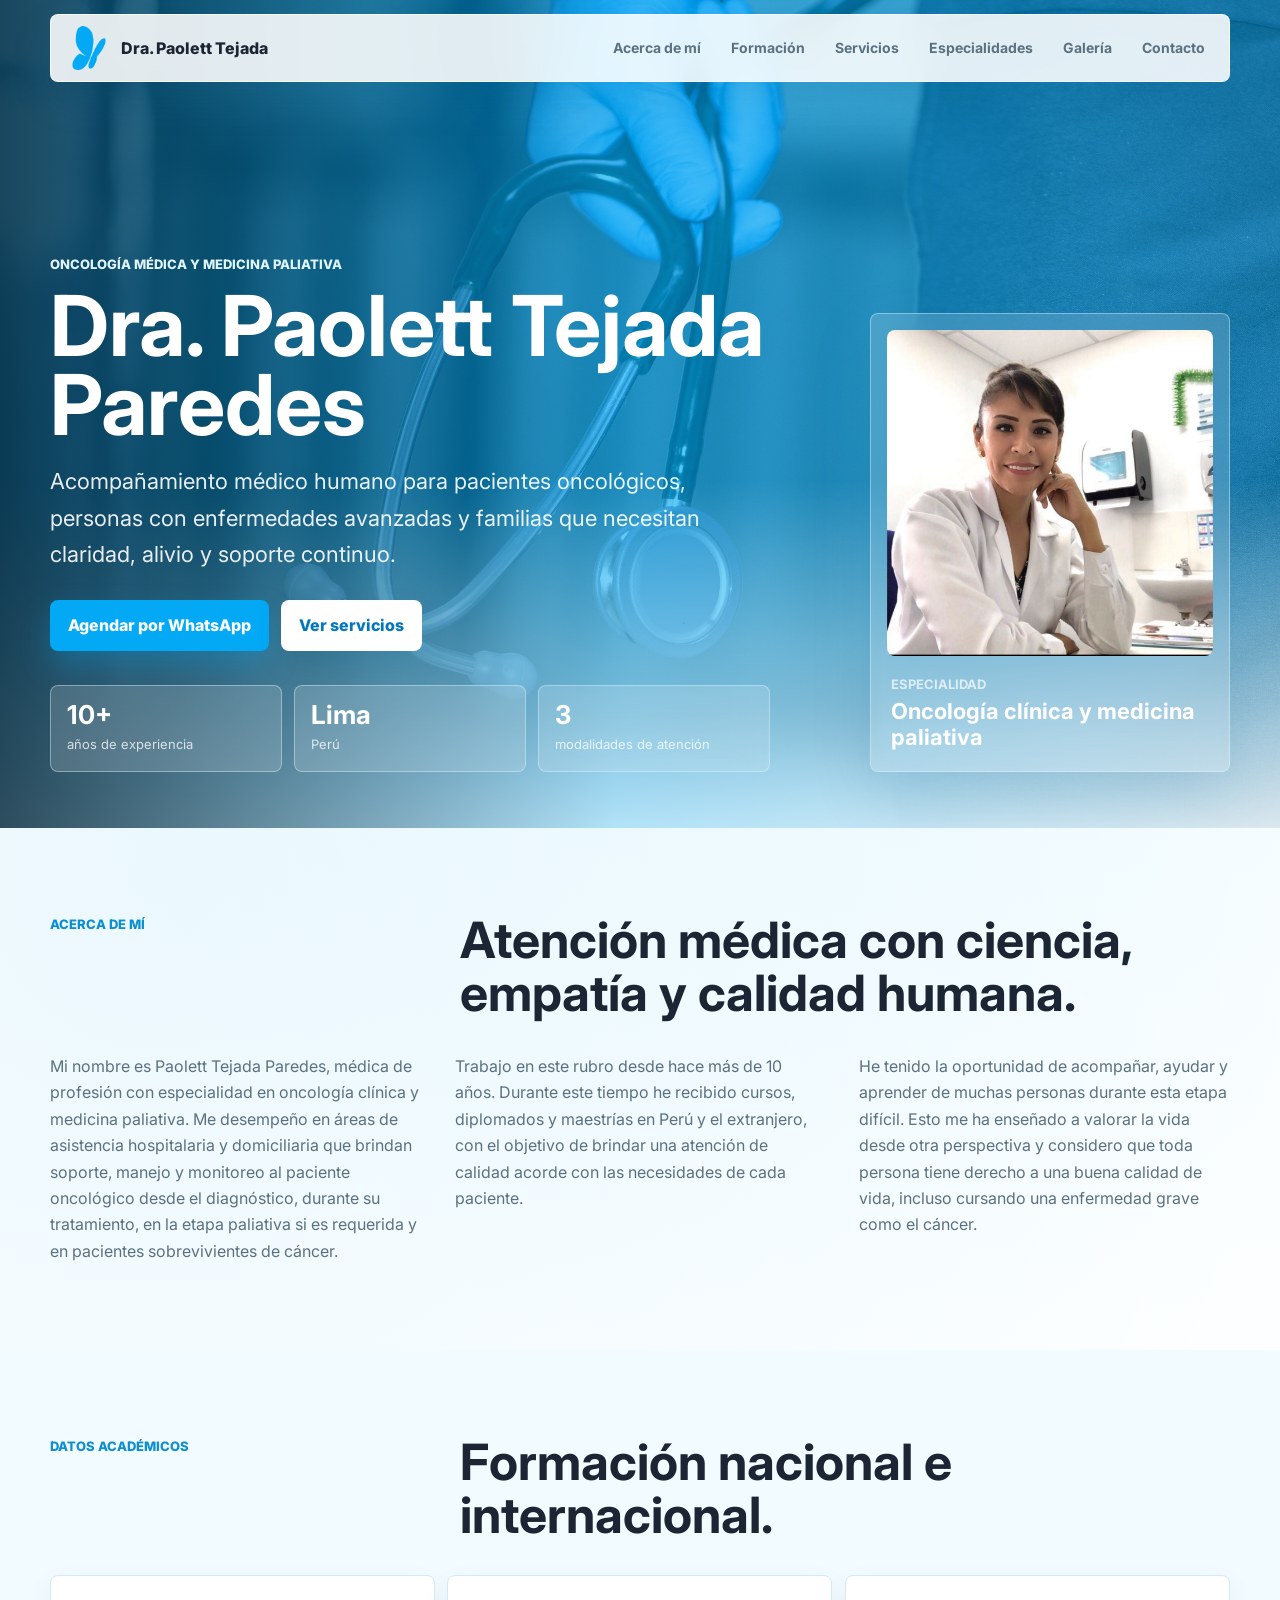
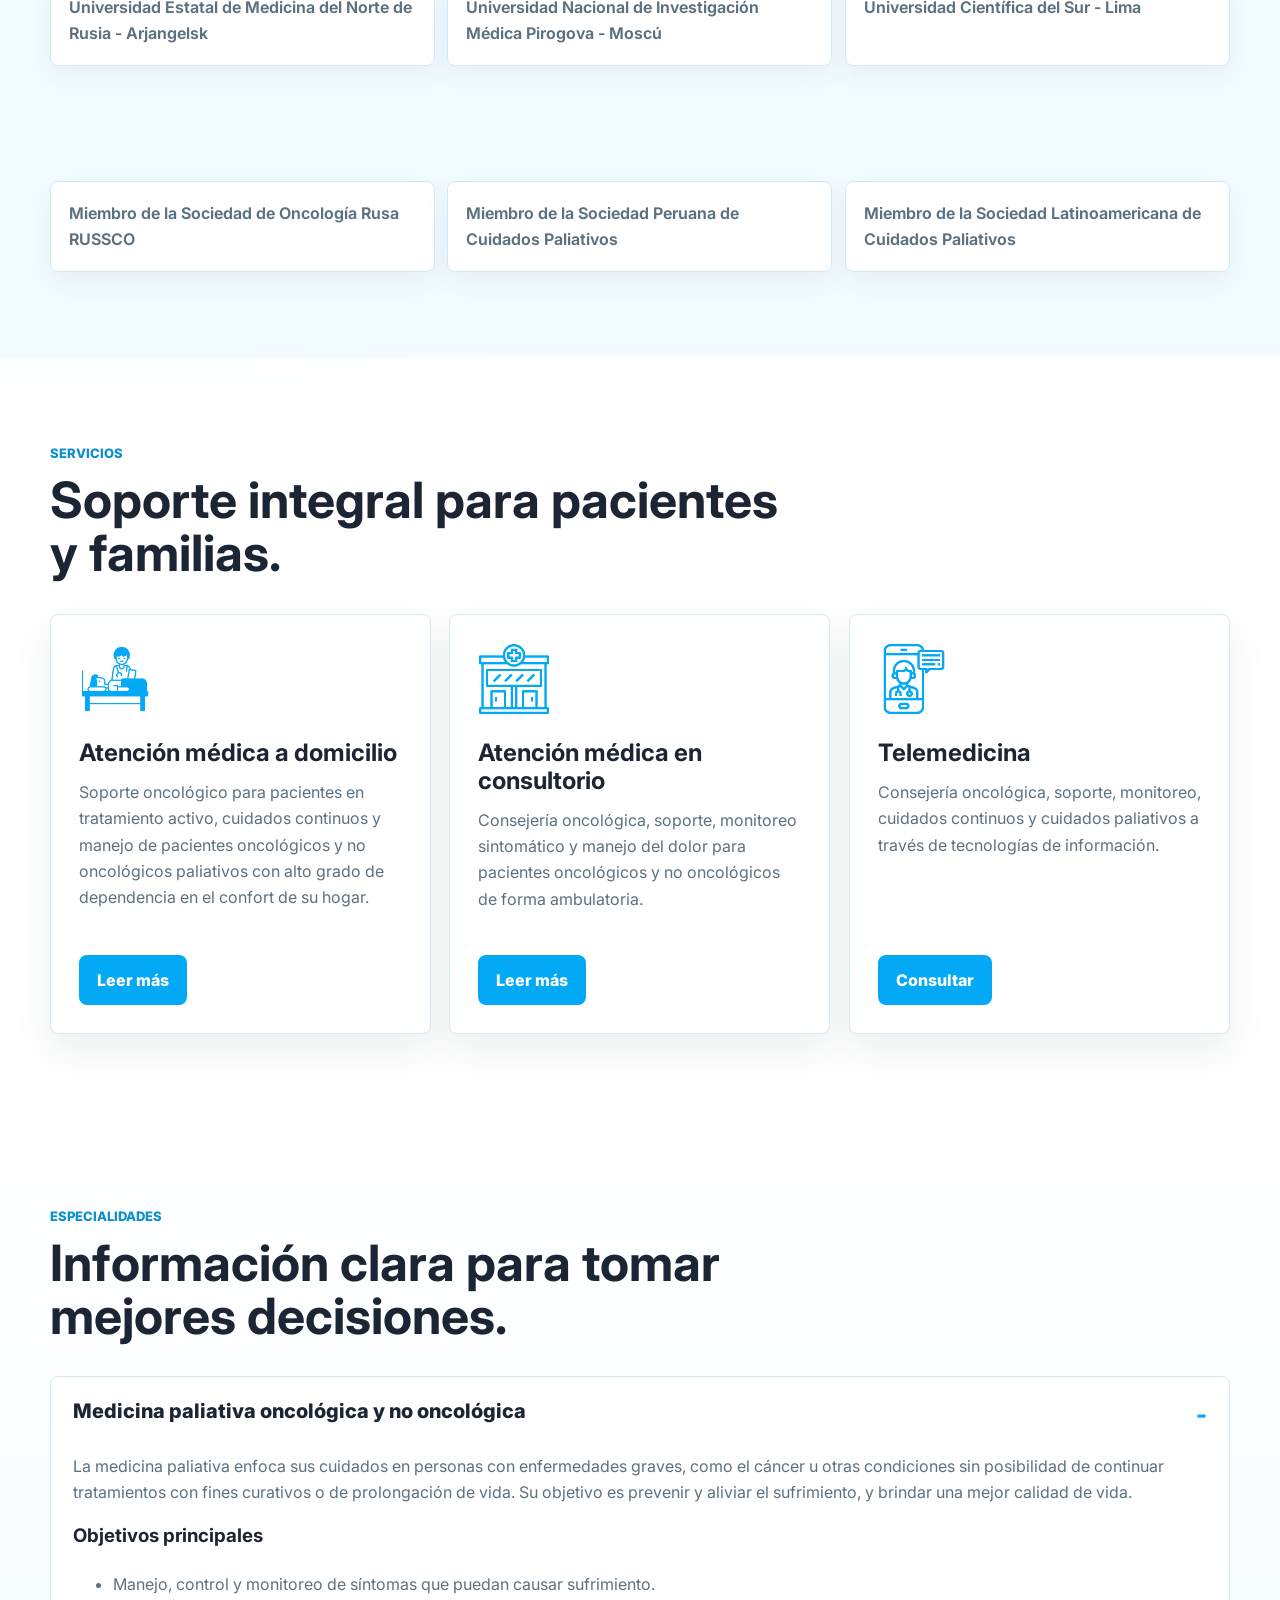
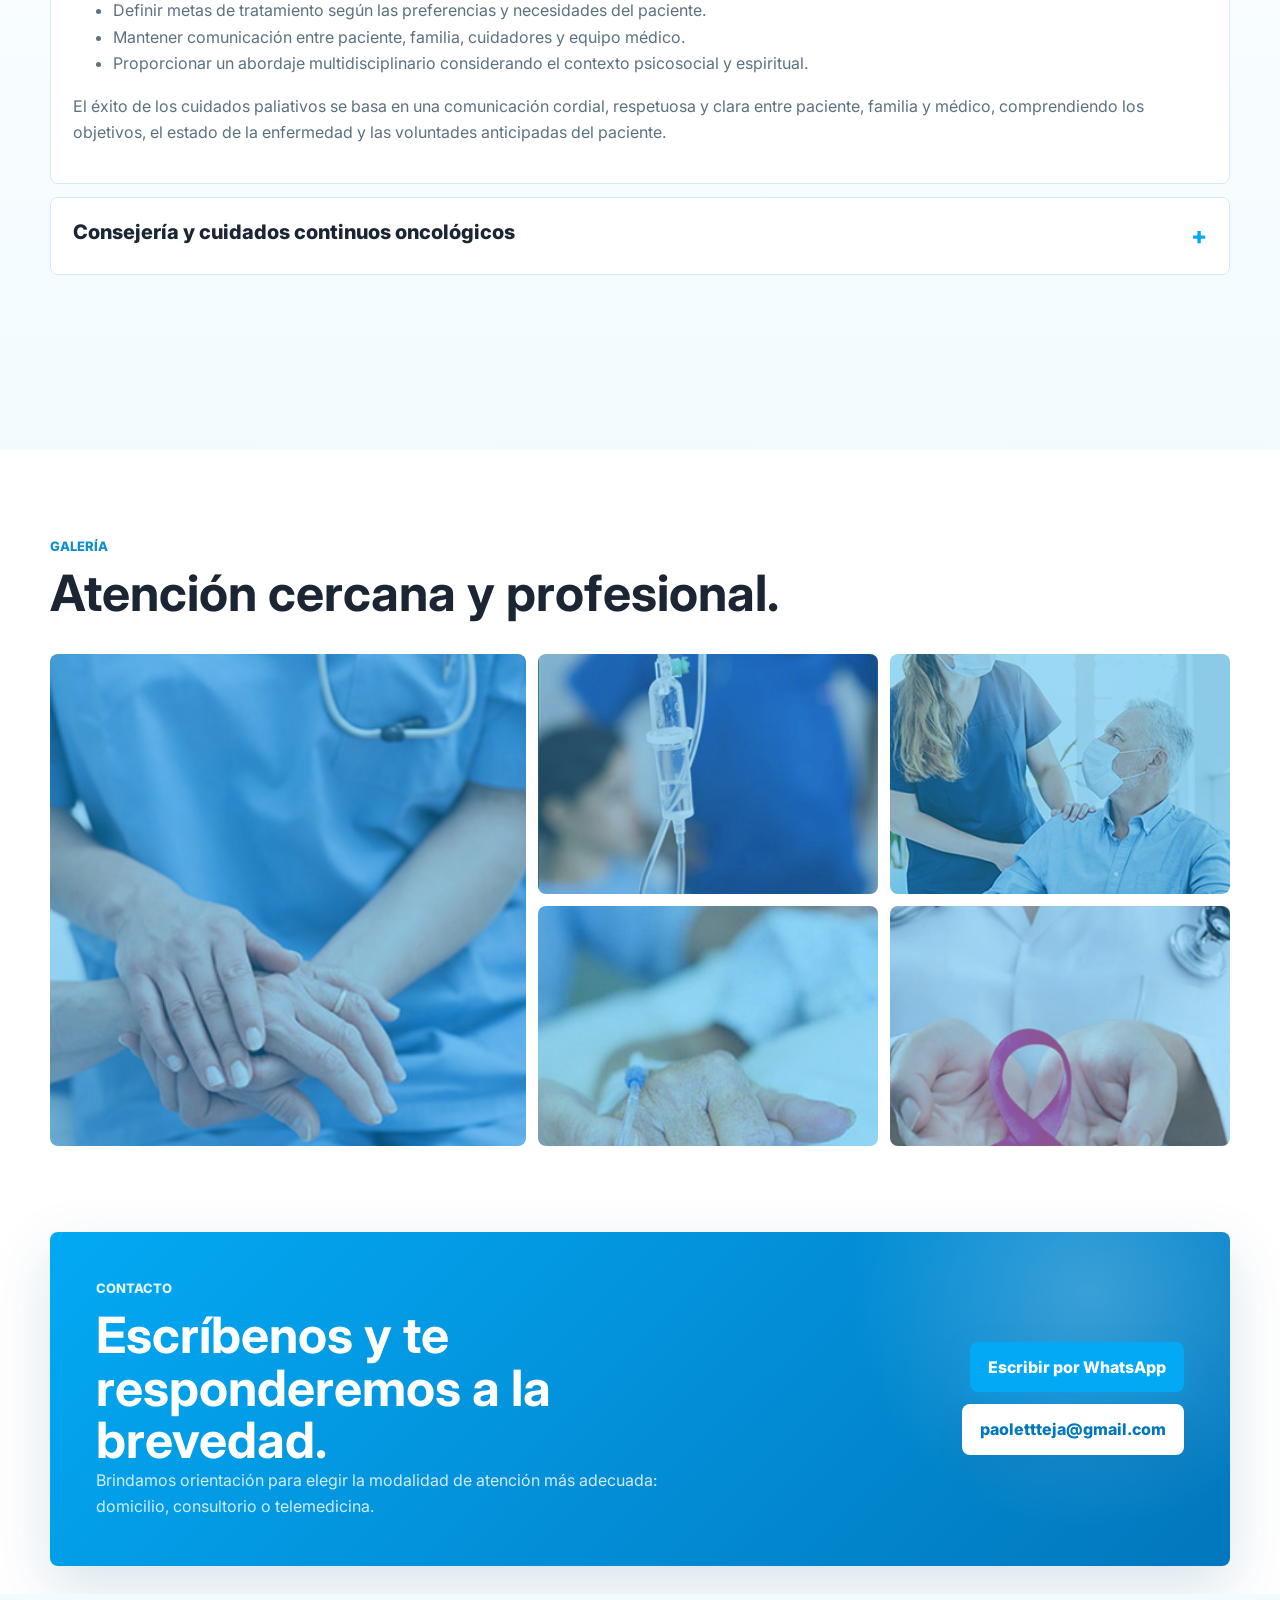
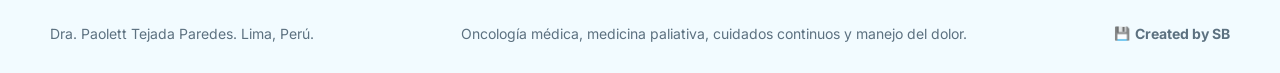
<file: index.html>
<!DOCTYPE html>
<html lang="es">
<head>
  <meta charset="UTF-8">
  <meta name="viewport" content="width=device-width, initial-scale=1.0">
  <meta name="description" content="Dra. Paolett Tejada Paredes, oncología médica, medicina paliativa, cuidados continuos y manejo del dolor en Lima, Perú.">
  <meta name="keywords" content="oncología, medicina paliativa, cuidados paliativos, manejo del dolor, Lima, Perú">
  <meta name="author" content="Dra. Paolett Tejada Paredes">
  <title>Dra. Paolett Tejada Paredes | Oncología y Medicina Paliativa</title>
  <link rel="shortcut icon" href="img/favicon.png" type="image/png">
  <link rel="preconnect" href="https://fonts.googleapis.com">
  <link rel="preconnect" href="https://fonts.gstatic.com" crossorigin>
  <link href="https://fonts.googleapis.com/css2?family=Inter:wght@400;500;600;700;800&display=swap" rel="stylesheet">
  <link rel="stylesheet" href="css/style.css">
</head>
<body class="loading">
  <div class="page-loader" data-loader aria-label="Cargando página">
    <div class="loader-mark">
      <span></span>
      <span></span>
      <span></span>
    </div>
    <p>Dra. Paolett Tejada Paredes</p>
  </div>

  <header class="site-header" data-header>
    <a class="brand" href="#inicio" aria-label="Ir al inicio">
      <img src="img/logo.png" alt="Logo de la doctora">
      <span>Dra. Paolett Tejada</span>
    </a>
    <button class="nav-toggle" type="button" aria-label="Abrir menú" aria-expanded="false" data-nav-toggle>
      <span></span>
      <span></span>
      <span></span>
    </button>
    <nav class="site-nav" data-nav>
      <a href="#acerca">Acerca de mí</a>
      <a href="#formacion">Formación</a>
      <a href="#servicios">Servicios</a>
      <a href="#especialidades">Especialidades</a>
      <a href="#galeria">Galería</a>
      <a href="#contacto">Contacto</a>
    </nav>
  </header>

  <main>
    <section class="hero" id="inicio">
      <div class="hero-media" aria-hidden="true">
        <img src="img/banner1.jpg" alt="">
      </div>
      <div class="hero-content">
        <p class="eyebrow">Oncología médica y medicina paliativa</p>
        <h1>Dra. Paolett Tejada Paredes</h1>
        <p class="hero-copy">Acompañamiento médico humano para pacientes oncológicos, personas con enfermedades avanzadas y familias que necesitan claridad, alivio y soporte continuo.</p>
        <div class="hero-actions">
          <a class="button primary" href="https://wa.me/51971100565?text=Hola%20Dra.%20Paolett%2C%20quisiera%20informaci%C3%B3n%20sobre%20una%20consulta." target="_blank" rel="noopener">Agendar por WhatsApp</a>
          <a class="button secondary" href="#servicios">Ver servicios</a>
        </div>
        <div class="hero-stats" aria-label="Resumen profesional">
          <div>
            <strong>10+</strong>
            <span>años de experiencia</span>
          </div>
          <div>
            <strong>Lima</strong>
            <span>Perú</span>
          </div>
          <div>
            <strong>3</strong>
            <span>modalidades de atención</span>
          </div>
        </div>
      </div>
      <aside class="doctor-card" aria-label="Perfil de la doctora">
        <img src="img/sb.jpeg" alt="Dra. Paolett Tejada Paredes">
        <div>
          <p>Especialidad</p>
          <h2>Oncología clínica y medicina paliativa</h2>
        </div>
      </aside>
    </section>

    <section class="section intro" id="acerca">
      <div class="section-heading">
        <p class="eyebrow">Acerca de mí</p>
        <h2>Atención médica con ciencia, empatía y calidad humana.</h2>
      </div>
      <div class="text-columns">
        <p>Mi nombre es Paolett Tejada Paredes, médica de profesión con especialidad en oncología clínica y medicina paliativa. Me desempeño en áreas de asistencia hospitalaria y domiciliaria que brindan soporte, manejo y monitoreo al paciente oncológico desde el diagnóstico, durante su tratamiento, en la etapa paliativa si es requerida y en pacientes sobrevivientes de cáncer.</p>
        <p>Trabajo en este rubro desde hace más de 10 años. Durante este tiempo he recibido cursos, diplomados y maestrías en Perú y el extranjero, con el objetivo de brindar una atención de calidad acorde con las necesidades de cada paciente.</p>
        <p>He tenido la oportunidad de acompañar, ayudar y aprender de muchas personas durante esta etapa difícil. Esto me ha enseñado a valorar la vida desde otra perspectiva y considero que toda persona tiene derecho a una buena calidad de vida, incluso cursando una enfermedad grave como el cáncer.</p>
      </div>
    </section>

    <section class="section split" id="formacion">
      <div class="section-heading">
        <p class="eyebrow">Datos académicos</p>
        <h2>Formación nacional e internacional.</h2>
      </div>
      <div class="timeline">
        <div>Universidad Estatal de Medicina del Norte de Rusia - Arjangelsk</div>
        <div>Universidad Nacional de Investigación Médica Pirogova - Moscú</div>
        <div>Universidad Científica del Sur - Lima</div>
        <div>Universidad Rey Juan Carlos - Madrid</div>
        <div>Rotaciones externas en Polonia y México</div>
        <div>Múltiples cursos y congresos como asistente y ponente</div>
        <div>Miembro de la Sociedad de Oncología Rusa RUSSCO</div>
        <div>Miembro de la Sociedad Peruana de Cuidados Paliativos</div>
        <div>Miembro de la Sociedad Latinoamericana de Cuidados Paliativos</div>
      </div>
    </section>

    <section class="section" id="servicios">
      <div class="section-heading compact">
        <p class="eyebrow">Servicios</p>
        <h2>Soporte integral para pacientes y familias.</h2>
      </div>
      <div class="service-grid">
        <article class="service-card">
          <img src="img/poliv.png" alt="">
          <h3>Atención médica a domicilio</h3>
          <p>Soporte oncológico para pacientes en tratamiento activo, cuidados continuos y manejo de pacientes oncológicos y no oncológicos paliativos con alto grado de dependencia en el confort de su hogar.</p>
          <button type="button" data-dialog="domicilio">Leer más</button>
        </article>
        <article class="service-card">
          <img src="img/svet.png" alt="">
          <h3>Atención médica en consultorio</h3>
          <p>Consejería oncológica, soporte, monitoreo sintomático y manejo del dolor para pacientes oncológicos y no oncológicos de forma ambulatoria.</p>
          <button type="button" data-dialog="consultorio">Leer más</button>
        </article>
        <article class="service-card">
          <img src="img/kamera.png" alt="">
          <h3>Telemedicina</h3>
          <p>Consejería oncológica, soporte, monitoreo, cuidados continuos y cuidados paliativos a través de tecnologías de información.</p>
          <a href="https://wa.me/51971100565?text=Hola%2C%20quisiera%20consultar%20por%20telemedicina." target="_blank" rel="noopener">Consultar</a>
        </article>
      </div>
    </section>

    <section class="section specialty-section" id="especialidades">
      <div class="section-heading compact">
        <p class="eyebrow">Especialidades</p>
        <h2>Información clara para tomar mejores decisiones.</h2>
      </div>
      <div class="accordion" data-accordion>
        <article class="accordion-item open">
          <button type="button" aria-expanded="true">Medicina paliativa oncológica y no oncológica</button>
          <div class="accordion-panel">
            <p>La medicina paliativa enfoca sus cuidados en personas con enfermedades graves, como el cáncer u otras condiciones sin posibilidad de continuar tratamientos con fines curativos o de prolongación de vida. Su objetivo es prevenir y aliviar el sufrimiento, y brindar una mejor calidad de vida.</p>
            <h3>Objetivos principales</h3>
            <ul>
              <li>Manejo, control y monitoreo de síntomas que puedan causar sufrimiento.</li>
              <li>Definir metas de tratamiento según las preferencias y necesidades del paciente.</li>
              <li>Mantener comunicación entre paciente, familia, cuidadores y equipo médico.</li>
              <li>Proporcionar un abordaje multidisciplinario considerando el contexto psicosocial y espiritual.</li>
            </ul>
            <p>El éxito de los cuidados paliativos se basa en una comunicación cordial, respetuosa y clara entre paciente, familia y médico, comprendiendo los objetivos, el estado de la enfermedad y las voluntades anticipadas del paciente.</p>
          </div>
        </article>
        <article class="accordion-item">
          <button type="button" aria-expanded="false">Consejería y cuidados continuos oncológicos</button>
          <div class="accordion-panel">
            <p>La comprensión de la enfermedad, sus etapas, severidad, pronóstico y opciones de tratamiento permite tomar decisiones acertadas y evitar medidas que prolonguen innecesariamente el sufrimiento o no tengan como objetivo el bienestar del paciente.</p>
            <p>Los cuidados continuos brindan soporte médico individual al paciente oncológico y a su familia para afrontar síntomas causados por la enfermedad, tratamientos y pruebas diagnósticas, con el fin de mejorar su salud y calidad de vida.</p>
            <p>La enfermedad oncológica también afecta emocionalmente. La consejería individual y los cuidados continuos ayudan a brindar apoyo emocional y práctico a quienes se ven afectados por el cáncer.</p>
          </div>
        </article>
        <article class="accordion-item">
          <button type="button" aria-expanded="false">Manejo del dolor</button>
          <div class="accordion-panel">
            <p>El manejo del dolor incluye medicamentos y terapias para tratar dolor asociado a cirugías, lesiones o enfermedades. El dolor puede afectar la salud física y emocional, generar depresión, insomnio y dificultad para retomar actividades diarias.</p>
            <p>Un buen control del dolor puede ayudar a descansar, sanar, mejorar el apetito, el sueño, la energía, el estado de ánimo y las relaciones. Un manejo adecuado mejora considerablemente la calidad de vida.</p>
          </div>
        </article>
      </div>
    </section>

    <section class="section gallery-section" id="galeria">
      <div class="section-heading compact">
        <p class="eyebrow">Galería</p>
        <h2>Atención cercana y profesional.</h2>
      </div>
      <div class="gallery">
        <img src="foto/foto1.jpg" alt="Galería profesional 1">
        <img src="foto/foto2.jpg" alt="Galería profesional 2">
        <img src="foto/foto3.jpg" alt="Galería profesional 3">
        <img src="foto/foto4.jpg" alt="Galería profesional 4">
        <img src="foto/foto5.jpg" alt="Galería profesional 5">
      </div>
    </section>

    <section class="contact-band" id="contacto">
      <div>
        <p class="eyebrow">Contacto</p>
        <h2>Escríbenos y te responderemos a la brevedad.</h2>
        <p>Brindamos orientación para elegir la modalidad de atención más adecuada: domicilio, consultorio o telemedicina.</p>
      </div>
      <div class="contact-actions">
        <a class="button primary" href="https://wa.me/51971100565?text=Hola%20Dra.%20Paolett%2C%20quisiera%20informaci%C3%B3n%20sobre%20una%20consulta." target="_blank" rel="noopener">Escribir por WhatsApp</a>
        <a class="button secondary" href="mailto:paolettteja@gmail.com">paolettteja@gmail.com</a>
      </div>
    </section>
  </main>

  <footer class="site-footer">
    <p>Dra. Paolett Tejada Paredes. Lima, Perú.</p>
    <p>Oncología médica, medicina paliativa, cuidados continuos y manejo del dolor.</p>
    <a class="creator-link" href="https://www.instagram.com/serbondar" target="_blank" rel="noopener">
      <span class="magic-icon" aria-hidden="true">💾</span>
      Created by SB
    </a>
  </footer>

  <dialog id="consultorio" class="modal">
    <button type="button" class="modal-close" data-close aria-label="Cerrar">x</button>
    <h2>Atención médica en consultorio</h2>
    <p>Consejería oncológica, soporte y monitoreo sintomático para pacientes en tratamiento oncológico activo, cuidados continuos y manejo del dolor para pacientes oncológicos y no oncológicos de forma ambulatoria. Se cuenta con acceso a consultorio y tópico de enfermería para cumplir requerimientos, intervenciones inmediatas y planificadas.</p>
  </dialog>

  <dialog id="domicilio" class="modal">
    <button type="button" class="modal-close" data-close aria-label="Cerrar">x</button>
    <h2>Atención médica a domicilio</h2>
    <p>Soporte oncológico para pacientes en tratamiento oncológico activo, cuidados continuos y manejo de pacientes oncológicos y no oncológicos paliativos con alto grado de dependencia en el confort de su hogar. Se brindan alcances para soporte multidisciplinario con enfermería, técnicos de enfermería, soporte psicológico y espiritual, liderados por la doctora, formando un plan individual para el paciente y su entorno.</p>
  </dialog>

  <script src="js/script.js"></script>
</body>
</html>
</file>
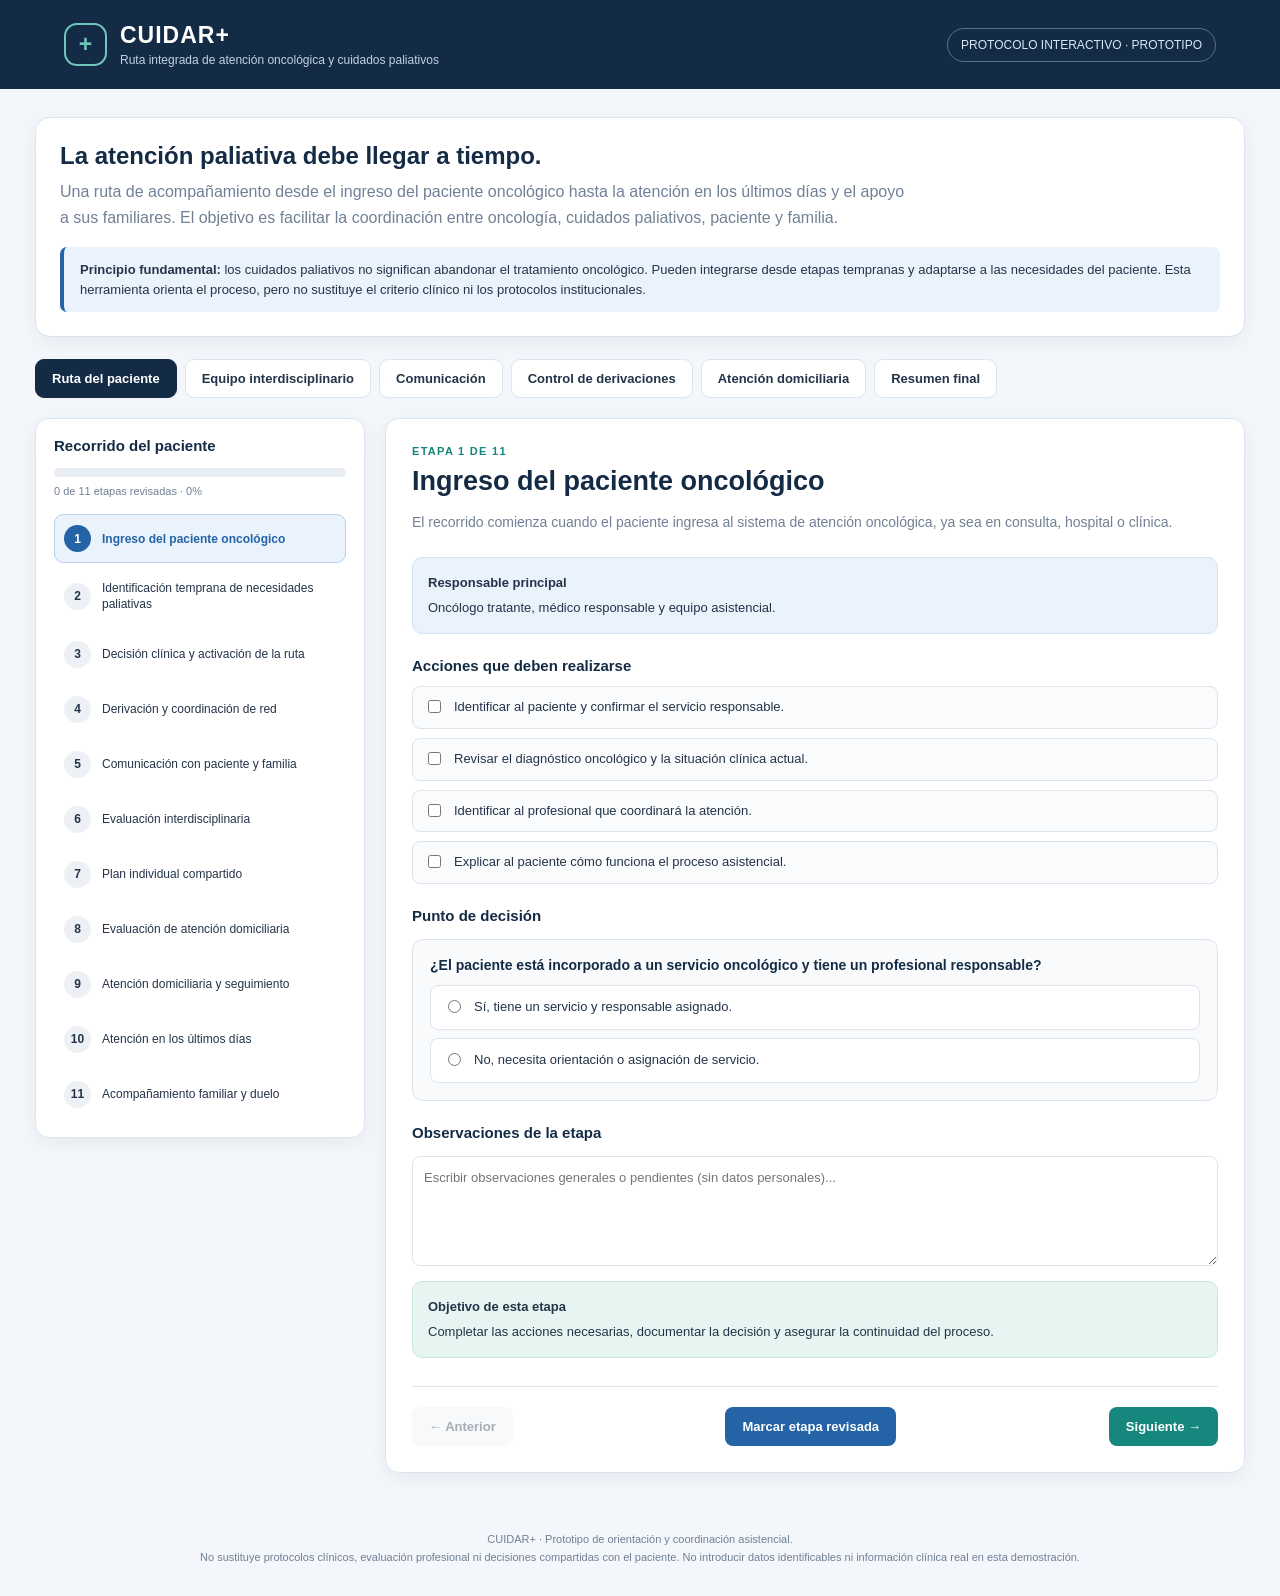
<file: flujo.html>
<!DOCTYPE html>
<html lang="es">
<head>
<meta charset="UTF-8">
<meta name="viewport" content="width=device-width, initial-scale=1.0">
<title>CUIDAR+ | Ruta Oncológica y Paliativa</title>

<style>
:root {
  --navy:#142b45;
  --blue:#2463a6;
  --blue-light:#eaf2fb;
  --teal:#16877d;
  --teal-light:#e7f5f2;
  --bg:#f3f6fa;
  --white:#fff;
  --text:#243449;
  --muted:#718096;
  --border:#dce4ed;
  --red:#b83e45;
  --red-light:#fff0f0;
  --yellow:#a66b12;
  --yellow-light:#fff6e5;
  --green:#25805b;
  --green-light:#e9f7ef;
  --shadow:0 5px 20px rgba(25,45,70,.06);
}

* {box-sizing:border-box}

body {
  margin:0;
  font-family:Arial,Helvetica,sans-serif;
  background:var(--bg);
  color:var(--text);
}

header {
  background:var(--navy);
  color:white;
  padding:22px 5%;
  display:flex;
  justify-content:space-between;
  align-items:center;
  gap:20px;
  flex-wrap:wrap;
}

.brand {
  display:flex;
  align-items:center;
  gap:13px;
}

.logo {
  width:43px;
  height:43px;
  border:2px solid #70c6bb;
  border-radius:13px;
  display:grid;
  place-items:center;
  font-size:23px;
  color:#70c6bb;
  font-weight:bold;
}

.brand h1 {
  margin:0;
  font-size:23px;
  letter-spacing:1px;
}

.brand p {
  margin:4px 0 0;
  font-size:12px;
  color:#c1d2e3;
}

.header-tag {
  font-size:12px;
  color:#d9e7f4;
  border:1px solid #55708d;
  padding:9px 13px;
  border-radius:20px;
}

.container {
  max-width:1250px;
  margin:28px auto;
  padding:0 20px;
}

.intro {
  background:white;
  border:1px solid var(--border);
  border-radius:15px;
  padding:24px;
  box-shadow:var(--shadow);
  margin-bottom:22px;
}

.intro h2 {
  margin:0 0 9px;
  color:var(--navy);
  font-size:24px;
}

.intro p {
  color:var(--muted);
  line-height:1.6;
  margin:0;
  max-width:850px;
}

.notice {
  background:var(--blue-light);
  border-left:4px solid var(--blue);
  padding:13px 16px;
  border-radius:7px;
  font-size:13px;
  line-height:1.5;
  margin-top:17px;
}

.tabs {
  display:flex;
  gap:8px;
  flex-wrap:wrap;
  margin:20px 0;
}

.tab {
  border:1px solid var(--border);
  background:white;
  padding:11px 16px;
  border-radius:9px;
  cursor:pointer;
  color:var(--text);
  font-weight:bold;
  font-size:13px;
}

.tab.active {
  background:var(--navy);
  color:white;
  border-color:var(--navy);
}

.layout {
  display:grid;
  grid-template-columns:330px 1fr;
  gap:20px;
  align-items:start;
}

.panel {
  background:white;
  border:1px solid var(--border);
  border-radius:14px;
  box-shadow:var(--shadow);
}

.sidebar {
  padding:18px;
  position:sticky;
  top:15px;
}

.sidebar h3 {
  font-size:15px;
  color:var(--navy);
  margin:0 0 14px;
}

.progress-track {
  height:9px;
  background:#e7edf3;
  border-radius:10px;
  overflow:hidden;
  margin-bottom:8px;
}

.progress-fill {
  height:100%;
  width:0%;
  background:var(--teal);
  transition:width .3s ease;
}

.progress-label {
  font-size:11px;
  color:var(--muted);
  margin-bottom:17px;
}

.stage-list {
  display:flex;
  flex-direction:column;
  gap:6px;
}

.stage-link {
  display:flex;
  gap:11px;
  align-items:center;
  border:1px solid transparent;
  background:white;
  padding:10px 9px;
  border-radius:9px;
  text-align:left;
  cursor:pointer;
  color:var(--text);
  width:100%;
}

.stage-link:hover {background:var(--bg)}

.stage-link.active {
  background:var(--blue-light);
  border-color:#b9d1ec;
  color:var(--blue);
  font-weight:bold;
}

.stage-link.done .stage-number {
  background:var(--green-light);
  color:var(--green);
}

.stage-number {
  min-width:27px;
  height:27px;
  border-radius:50%;
  display:grid;
  place-items:center;
  background:#edf1f5;
  font-size:12px;
  font-weight:bold;
}

.stage-link.active .stage-number {
  background:var(--blue);
  color:white;
}

.stage-name {
  font-size:12px;
  line-height:1.35;
}

.main-panel {
  padding:26px;
  min-height:600px;
}

.stage-kicker {
  color:var(--teal);
  font-size:11px;
  font-weight:bold;
  letter-spacing:1.3px;
  text-transform:uppercase;
}

.stage-title {
  color:var(--navy);
  font-size:27px;
  margin:9px 0;
}

.stage-description {
  color:var(--muted);
  font-size:14px;
  line-height:1.6;
  margin-bottom:23px;
}

.section-title {
  color:var(--navy);
  font-size:15px;
  margin:23px 0 12px;
}

.info-box {
  border:1px solid var(--border);
  border-radius:10px;
  padding:15px;
  margin:12px 0;
  line-height:1.55;
  font-size:13px;
}

.info-box.blue {
  background:var(--blue-light);
  border-color:#d4e3f4;
}

.info-box.teal {
  background:var(--teal-light);
  border-color:#c9e7e1;
}

.info-box.yellow {
  background:var(--yellow-light);
  border-color:#f0dfb9;
}

.info-box.red {
  background:var(--red-light);
  border-color:#f1d1d1;
}

.info-box strong {
  display:block;
  margin-bottom:5px;
}

.checklist {
  display:flex;
  flex-direction:column;
  gap:9px;
}

.check-item {
  display:flex;
  gap:10px;
  align-items:flex-start;
  background:#fafbfd;
  border:1px solid var(--border);
  padding:11px;
  border-radius:8px;
  font-size:13px;
  line-height:1.45;
}

.check-item input {
  margin-top:2px;
  accent-color:var(--teal);
}

.decision {
  background:#f8fafc;
  border:1px solid var(--border);
  padding:17px;
  border-radius:11px;
  margin:15px 0;
}

.decision h4 {
  margin:0 0 12px;
  color:var(--navy);
  font-size:14px;
}

.option {
  display:flex;
  gap:10px;
  align-items:flex-start;
  background:white;
  border:1px solid var(--border);
  border-radius:8px;
  padding:12px;
  margin-top:8px;
  cursor:pointer;
  font-size:13px;
  line-height:1.45;
}

.option:hover {border-color:var(--blue)}

.option input {
  margin-top:2px;
  accent-color:var(--blue);
}

.result {
  display:none;
  padding:15px;
  margin-top:12px;
  border-radius:9px;
  font-size:13px;
  line-height:1.6;
}

.result.show {display:block}
.result.green {background:var(--green-light)}
.result.yellow {background:var(--yellow-light)}
.result.red {background:var(--red-light)}
.result.blue {background:var(--blue-light)}

.actions {
  display:flex;
  justify-content:space-between;
  gap:10px;
  flex-wrap:wrap;
  border-top:1px solid var(--border);
  padding-top:20px;
  margin-top:28px;
}

.btn {
  border:none;
  border-radius:8px;
  padding:12px 17px;
  cursor:pointer;
  font-size:13px;
  font-weight:bold;
}

.btn-primary {
  background:var(--blue);
  color:white;
}

.btn-primary:hover {background:#194f88}

.btn-secondary {
  background:#edf1f5;
  color:var(--text);
}

.btn-teal {
  background:var(--teal);
  color:white;
}

.btn:disabled {
  opacity:.4;
  cursor:not-allowed;
}

.hidden {display:none!important}

.tool-panel {
  padding:25px;
  background:white;
  border:1px solid var(--border);
  border-radius:14px;
  box-shadow:var(--shadow);
}

.tool-panel h2 {
  color:var(--navy);
  margin-top:0;
}

.tool-panel p {
  color:var(--muted);
  font-size:14px;
  line-height:1.6;
}

.grid-cards {
  display:grid;
  grid-template-columns:repeat(2,minmax(0,1fr));
  gap:12px;
  margin-top:18px;
}

.mini-card {
  padding:16px;
  border:1px solid var(--border);
  border-radius:10px;
  background:#fafbfd;
}

.mini-card h3 {
  margin:0 0 8px;
  color:var(--navy);
  font-size:14px;
}

.mini-card p {
  margin:0;
  font-size:12px;
}

.field {margin:15px 0}

.field label {
  display:block;
  font-weight:bold;
  color:var(--navy);
  font-size:13px;
  margin-bottom:7px;
}

.field input,.field select,.field textarea {
  width:100%;
  padding:11px;
  border:1px solid var(--border);
  border-radius:8px;
  font-family:inherit;
  font-size:13px;
  background:white;
}

.field textarea {
  min-height:110px;
  resize:vertical;
  display:block;
  line-height:1.5;
}

footer {
  text-align:center;
  color:var(--muted);
  font-size:11px;
  padding:30px 10px;
  line-height:1.6;
}

@media(max-width:850px) {
  .layout {grid-template-columns:1fr}
  .sidebar {position:static}
  .stage-list {
    display:grid;
    grid-template-columns:repeat(2,minmax(0,1fr));
  }
}

@media(max-width:520px) {
  .container {padding:0 11px}
  .main-panel {padding:18px}
  .stage-title {font-size:23px}
  .grid-cards {grid-template-columns:1fr}
  .stage-list {grid-template-columns:1fr}
  header {padding:17px}
}

@media print {
  header,.tabs,.sidebar,.actions,footer {
    display:none!important;
  }
  .container {margin:0;padding:0}
  .panel,.tool-panel {box-shadow:none}
}
</style>
</head>

<body>

<header>
  <div class="brand">
    <div class="logo">+</div>
    <div>
      <h1>CUIDAR+</h1>
      <p>Ruta integrada de atención oncológica y cuidados paliativos</p>
    </div>
  </div>
  <div class="header-tag">PROTOCOLO INTERACTIVO · PROTOTIPO</div>
</header>

<div class="container">

<section class="intro">
  <h2>La atención paliativa debe llegar a tiempo.</h2>
  <p>
    Una ruta de acompañamiento desde el ingreso del paciente oncológico
    hasta la atención en los últimos días y el apoyo a sus familiares.
    El objetivo es facilitar la coordinación entre oncología, cuidados
    paliativos, paciente y familia.
  </p>
  <div class="notice">
    <strong>Principio fundamental:</strong>
    los cuidados paliativos no significan abandonar el tratamiento
    oncológico. Pueden integrarse desde etapas tempranas y adaptarse
    a las necesidades del paciente.
    Esta herramienta orienta el proceso, pero no sustituye el criterio
    clínico ni los protocolos institucionales.
  </div>
</section>

<nav class="tabs">
  <button class="tab active" onclick="showTab('route',this)">Ruta del paciente</button>
  <button class="tab" onclick="showTab('team',this)">Equipo interdisciplinario</button>
  <button class="tab" onclick="showTab('communication',this)">Comunicación</button>
  <button class="tab" onclick="showTab('alerts',this)">Control de derivaciones</button>
  <button class="tab" onclick="showTab('home',this)">Atención domiciliaria</button>
  <button class="tab" onclick="showTab('summary',this)">Resumen final</button>
</nav>

<section id="routeTab">
  <div class="layout">

    <aside class="panel sidebar">
      <h3>Recorrido del paciente</h3>
      <div class="progress-track">
        <div class="progress-fill" id="progressFill"></div>
      </div>
      <div class="progress-label" id="progressLabel">
        0 de 11 etapas revisadas
      </div>
      <div class="stage-list" id="stageList"></div>
    </aside>

    <main class="panel main-panel" id="stageContent"></main>

  </div>
</section>

<section id="teamTab" class="tool-panel hidden">
  <h2>Equipo interdisciplinario</h2>
  <p>
    El cuidado paliativo requiere coordinación entre profesionales.
    Cada integrante interviene según las necesidades identificadas
    y las preferencias del paciente.
  </p>

  <div class="grid-cards">
    <div class="mini-card">
      <h3>Oncólogo tratante</h3>
      <p>Coordina el tratamiento oncológico, identifica necesidades paliativas y activa la derivación cuando corresponde.</p>
    </div>
    <div class="mini-card">
      <h3>Médicos paliativistas</h3>
      <p>Evalúan síntomas, sufrimiento, necesidades clínicas y planifican la atención paliativa con el paciente.</p>
    </div>
    <div class="mini-card">
      <h3>Enfermería paliativa</h3>
      <p>Realiza seguimiento, educación, cuidados, evaluación de síntomas y apoyo al cuidador.</p>
    </div>
    <div class="mini-card">
      <h3>Psicólogo</h3>
      <p>Ofrece apoyo emocional al paciente y a sus familiares, respetando sus tiempos y necesidades.</p>
    </div>
    <div class="mini-card">
      <h3>Trabajador social</h3>
      <p>Evalúa la situación familiar, recursos disponibles, necesidades económicas y acceso a servicios.</p>
    </div>
    <div class="mini-card">
      <h3>Asesor espiritual</h3>
      <p>Ofrece acompañamiento espiritual si el paciente lo desea, respetando sus creencias o ausencia de religión.</p>
    </div>
    <div class="mini-card">
      <h3>Coordinador de red</h3>
      <p>Supervisa las derivaciones pendientes, facilita la comunicación entre servicios y ayuda a resolver barreras.</p>
    </div>
    <div class="mini-card">
      <h3>Familia y cuidador</h3>
      <p>Participan según la voluntad del paciente y reciben orientación para el cuidado y acompañamiento.</p>
    </div>
  </div>

  <div class="info-box teal">
    <strong>Regla de coordinación</strong>
    Debe existir un responsable identificado del plan de atención
    y un canal de comunicación entre oncología y el equipo paliativo.
  </div>
</section>

<section id="communicationTab" class="tool-panel hidden">
  <h2>Comunicación con el paciente y su familia</h2>
  <p>
    La comunicación debe ser honesta, progresiva, empática y centrada
    en lo que el paciente desea saber.
  </p>

  <div class="info-box blue">
    <strong>1. Explorar antes de informar</strong>
    Preguntar qué entiende el paciente sobre su enfermedad,
    qué le preocupa y cuánto desea conocer en ese momento.
  </div>
  <div class="info-box blue">
    <strong>2. Preguntar a quién desea involucrar</strong>
    No asumir que la familia debe recibir toda la información.
    Confirmar con el paciente a quién quiere incluir.
  </div>
  <div class="info-box blue">
    <strong>3. Comunicar con claridad y sensibilidad</strong>
    Utilizar lenguaje comprensible, evitar falsas promesas y
    comprobar que el paciente haya comprendido.
  </div>
  <div class="info-box blue">
    <strong>4. Explicar el papel de los cuidados paliativos</strong>
    Presentarlos como atención activa para aliviar síntomas,
    mejorar calidad de vida y acompañar al paciente y su familia.
  </div>
  <div class="info-box blue">
    <strong>5. Respetar el tiempo emocional</strong>
    Permitir pausas, preguntas y nuevas conversaciones.
    No forzar una decisión ni entregar toda la información de golpe.
  </div>

  <h3 class="section-title">Preguntas útiles para el profesional</h3>
  <ul style="font-size:13px;line-height:1.9">
    <li>¿Qué entiende usted sobre su enfermedad hasta este momento?</li>
    <li>¿Hay algo que le preocupe especialmente?</li>
    <li>¿Cuánta información desea recibir hoy?</li>
    <li>¿Hay alguna persona que quisiera tener a su lado en esta conversación?</li>
    <li>¿Qué es lo más importante para usted en esta etapa de su vida?</li>
    <li>¿Dónde se sentiría más cómodo recibiendo atención, si fuera posible?</li>
  </ul>

  <div class="info-box yellow">
    <strong>Evitar</strong>
    Presentar paliativos como una sentencia de muerte, abandono
    terapéutico o una obligación de dejar el tratamiento oncológico.
  </div>
</section>

<section id="alertsTab" class="tool-panel hidden">
  <h2>Control de derivaciones</h2>
  <p>
    Este módulo representa un mecanismo de seguridad para reducir
    omisiones y demoras. Los criterios, responsables y plazos deben
    ser definidos y aprobados por cada institución.
  </p>

  <div class="info-box blue">
    <strong>¿Cómo funciona el mecanismo?</strong>
    Cuando se identifican necesidades paliativas, se genera una
    solicitud de valoración. Si no hay respuesta dentro del plazo
    institucional, se avisa al coordinador de red para verificar
    qué está ocurriendo.
  </div>

  <div class="grid-cards">
    <div class="mini-card">
      <h3>1. Identificación</h3>
      <p>Se documenta que el paciente cumple criterios institucionales para valoración paliativa.</p>
    </div>
    <div class="mini-card">
      <h3>2. Alerta al oncólogo</h3>
      <p>Se comunica la necesidad de revisar y activar la derivación.</p>
    </div>
    <div class="mini-card">
      <h3>3. Control del plazo</h3>
      <p>Se verifica si la solicitud fue atendida dentro del plazo definido por la institución.</p>
    </div>
    <div class="mini-card">
      <h3>4. Escalamiento</h3>
      <p>Si continúa pendiente, se informa al coordinador para revisar barreras y facilitar una solución.</p>
    </div>
  </div>

  <h3 class="section-title">Simulador de situación de derivación</h3>

  <div class="field">
    <label>Estado de la derivación</label>
    <select id="referralStatus">
      <option value="pending">Pendiente de respuesta</option>
      <option value="sent">Solicitud enviada</option>
      <option value="received">Recibida por paliativos</option>
      <option value="clinical">No se deriva por decisión clínica justificada</option>
    </select>
  </div>

  <div class="field">
    <label>¿Se ha superado el plazo institucional?</label>
    <select id="deadlineStatus">
      <option value="no">No</option>
      <option value="yes">Sí</option>
      <option value="unknown">No se ha definido o no se conoce</option>
    </select>
  </div>

  <button class="btn btn-primary" onclick="checkReferral()">Evaluar situación</button>
  <div id="referralResult" class="result"></div>

  <div class="info-box yellow">
    <strong>Importante</strong>
    La alerta no debe utilizarse para castigar al oncólogo.
    Su función es evitar que un paciente quede sin valoración
    por falta de comunicación, coordinación u omisión administrativa.
    Nunca debe retrasar la atención urgente.
  </div>
</section>

<section id="homeTab" class="tool-panel hidden">
  <h2>Evaluación de atención domiciliaria</h2>
  <p>
    La atención en casa debe evaluarse de forma individual.
    No todos los pacientes pueden o desean permanecer en domicilio.
  </p>

  <div id="homeChecklist" class="checklist">
    <label class="check-item"><input type="checkbox"> El paciente expresa que desea recibir atención en casa.</label>
    <label class="check-item"><input type="checkbox"> El equipo considera que la situación clínica permite esta modalidad.</label>
    <label class="check-item"><input type="checkbox"> Existe un cuidador disponible, si se necesita.</label>
    <label class="check-item"><input type="checkbox"> Se han evaluado las condiciones del domicilio.</label>
    <label class="check-item"><input type="checkbox"> Existe un plan de control de síntomas y medicación.</label>
    <label class="check-item"><input type="checkbox"> Se dispone de equipos y materiales necesarios, si corresponden.</label>
    <label class="check-item"><input type="checkbox"> La familia o cuidador recibió orientación práctica.</label>
    <label class="check-item"><input type="checkbox"> Existe un teléfono de contacto y un plan ante crisis.</label>
    <label class="check-item"><input type="checkbox"> Se definió quién realizará el seguimiento y con qué frecuencia.</label>
  </div>

  <button class="btn btn-teal" onclick="evaluateHome()">Revisar condiciones</button>
  <div id="homeResult" class="result"></div>

  <div class="info-box yellow">
    <strong>Si la atención domiciliaria no es viable</strong>
    Se debe ofrecer una alternativa segura y digna. La atención
    hospitalaria o en otra institución no representa un fracaso.
    Las preferencias del paciente deben seguir orientando el plan.
  </div>
</section>

<section id="summaryTab" class="tool-panel hidden">
  <h2>Resumen del recorrido</h2>
  <p>
    Revisión de las 11 etapas y de las tareas marcadas durante
    la navegación. Este resumen es local y temporal: no constituye
    una historia clínica ni se guarda en un servidor.
  </p>
  <div id="summaryContent"></div>
  <button class="btn btn-primary" onclick="window.print()">Imprimir resumen</button>
  <button class="btn btn-secondary" onclick="resetProgress()">Reiniciar recorrido</button>
</section>

</div>

<footer>
  CUIDAR+ · Prototipo de orientación y coordinación asistencial.<br>
  No sustituye protocolos clínicos, evaluación profesional ni decisiones compartidas con el paciente.
  No introducir datos identificables ni información clínica real en esta demostración.
</footer>

<script>
const stages = [
{
 title:"Ingreso del paciente oncológico",
 desc:"El recorrido comienza cuando el paciente ingresa al sistema de atención oncológica, ya sea en consulta, hospital o clínica.",
 responsible:"Oncólogo tratante, médico responsable y equipo asistencial.",
 tasks:[
  "Identificar al paciente y confirmar el servicio responsable.",
  "Revisar el diagnóstico oncológico y la situación clínica actual.",
  "Identificar al profesional que coordinará la atención.",
  "Explicar al paciente cómo funciona el proceso asistencial."
 ],
 decision:"¿El paciente está incorporado a un servicio oncológico y tiene un profesional responsable?",
 options:[
  ["yes","Sí, tiene un servicio y responsable asignado."],
  ["no","No, necesita orientación o asignación de servicio."]
 ],
 outcomes:{
  yes:["blue","Continuar con la identificación de necesidades paliativas.","La atención oncológica continúa y se realiza una valoración periódica de necesidades."],
  no:["yellow","Resolver el ingreso y la coordinación inicial.","Identificar el servicio responsable antes de continuar el recorrido."]
 }
},
{
 title:"Identificación temprana de necesidades paliativas",
 desc:"No se debe esperar únicamente a que el tratamiento oncológico termine. Las necesidades paliativas pueden aparecer en diferentes momentos de la enfermedad.",
 responsible:"Oncólogo tratante y equipo asistencial.",
 tasks:[
  "Evaluar síntomas físicos y sufrimiento emocional.",
  "Explorar necesidades sociales, familiares y espirituales.",
  "Revisar la evolución de la enfermedad y las necesidades de apoyo.",
  "Aplicar los criterios de identificación aprobados por la institución.",
  "Documentar los hallazgos y la fecha de evaluación."
 ],
 decision:"¿Se identifican necesidades que justifican una valoración paliativa?",
 options:[
  ["yes","Sí, se identifican necesidades paliativas."],
  ["no","No, por ahora no se identifican."],
  ["urgent","Hay una situación clínica urgente."]
 ],
 outcomes:{
  yes:["green","Activar la valoración paliativa.","La derivación puede coexistir con el tratamiento oncológico."],
  no:["yellow","Continuar seguimiento y reevaluación.","Registrar la evaluación y establecer cuándo se revisarán nuevamente las necesidades."],
  urgent:["red","Priorizar la atención urgente.","Atender la urgencia según el protocolo institucional. No esperar el circuito ordinario de derivación."]
 }
},
{
 title:"Decisión clínica y activación de la ruta",
 desc:"El profesional revisa los hallazgos y decide la acción clínica correspondiente. La decisión debe quedar documentada.",
 responsible:"Oncólogo tratante y médico responsable.",
 tasks:[
  "Revisar las necesidades identificadas.",
  "Aplicar los criterios institucionales de derivación.",
  "Explicar al paciente el objetivo de la valoración paliativa.",
  "Documentar la decisión y sus fundamentos.",
  "Si no se deriva, registrar el motivo y el plan de reevaluación."
 ],
 decision:"¿Cuál es la decisión clínica?",
 options:[
  ["yes","Activar derivación a cuidados paliativos."],
  ["later","No derivar todavía; programar reevaluación."],
  ["urgent","Necesita atención urgente."]
 ],
 outcomes:{
  yes:["green","Activar derivación.","Enviar solicitud al equipo paliativo y confirmar su recepción."],
  later:["yellow","Registrar y programar seguimiento.","La decisión debe tener una justificación clínica documentada y una fecha de reevaluación."],
  urgent:["red","Atención urgente.","Aplicar el circuito de urgencia institucional sin esperar la derivación ordinaria."]
 }
},
{
 title:"Derivación y coordinación de red",
 desc:"La derivación no termina cuando se envía una solicitud. Es necesario confirmar que el equipo receptor la recibió y que existe un plan de atención.",
 responsible:"Oncólogo tratante, equipo paliativo y coordinador de red.",
 tasks:[
  "Enviar la solicitud de valoración paliativa.",
  "Incluir la información clínica necesaria mediante el canal autorizado.",
  "Confirmar recepción por el servicio paliativo.",
  "Identificar al profesional responsable de la valoración.",
  "Registrar fecha de envío, recepción y respuesta.",
  "Escalar al coordinador si la derivación sigue pendiente según los plazos institucionales."
 ],
 decision:"¿La derivación fue recibida y tiene responsable asignado?",
 options:[
  ["yes","Sí, fue recibida y hay responsable."],
  ["no","No, continúa pendiente."],
  ["clinical","Existe una decisión clínica justificada de no derivar."]
 ],
 outcomes:{
  yes:["green","Continuar con la comunicación y evaluación.","Confirmar fecha de valoración y mantener coordinación con oncología."],
  no:["yellow","Activar seguimiento de la solicitud.","Verificar la causa de la demora y comunicar al coordinador cuando corresponda."],
  clinical:["blue","Documentar la decisión clínica.","Registrar los fundamentos y el plan de seguimiento o reevaluación."]
 }
},
{
 title:"Comunicación con paciente y familia",
 desc:"La conversación debe ser progresiva y adaptada a lo que el paciente desea saber. La familia participa de acuerdo con las preferencias y autorización del paciente.",
 responsible:"Médico tratante, paliativista y psicólogo, según necesidades.",
 tasks:[
  "Explorar qué entiende el paciente sobre su enfermedad.",
  "Preguntar cuánta información desea recibir.",
  "Identificar a las personas que desea incluir en la conversación.",
  "Explicar que paliativos no significa abandono.",
  "Evitar falsas promesas y mensajes bruscos o impositivos.",
  "Ofrecer nuevas conversaciones y apoyo emocional."
 ],
 decision:"¿Se han explorado las preferencias de información y participación del paciente?",
 options:[
  ["yes","Sí, se conocen sus preferencias."],
  ["no","Todavía no; necesita más tiempo o apoyo."]
 ],
 outcomes:{
  yes:["green","Respetar las preferencias expresadas.","Continuar la conversación de acuerdo con lo que el paciente desea conocer y compartir."],
  no:["yellow","Ofrecer una nueva conversación.","No forzar decisiones. Facilitar apoyo psicológico y permitir que el paciente marque el ritmo."]
 }
},
{
 title:"Evaluación interdisciplinaria",
 desc:"El equipo paliativo realiza una valoración integral para comprender los síntomas, las necesidades emocionales, familiares, sociales y espirituales.",
 responsible:"Médicos paliativistas, enfermería, psicología, trabajo social y asesoría espiritual si se desea.",
 tasks:[
  "Evaluar dolor y otros síntomas.",
  "Explorar bienestar emocional y necesidades psicológicas.",
  "Evaluar situación familiar y disponibilidad de cuidadores.",
  "Identificar barreras económicas o sociales.",
  "Preguntar si desea acompañamiento espiritual.",
  "Registrar prioridades y preferencias del paciente."
 ],
 decision:"¿Se ha completado una evaluación interdisciplinaria suficiente para elaborar un plan?",
 options:[
  ["yes","Sí, se cuenta con una evaluación integral."],
  ["no","No, faltan evaluaciones o información."]
 ],
 outcomes:{
  yes:["green","Elaborar un plan individual.","Compartir los hallazgos relevantes con el equipo responsable."],
  no:["yellow","Completar las evaluaciones pendientes.","Asignar responsables y coordinar las valoraciones necesarias."]
 }
},
{
 title:"Plan individual compartido",
 desc:"El plan debe integrar los objetivos del paciente, el control de síntomas y la coordinación entre oncología y paliativos.",
 responsible:"Oncólogo, equipo paliativo, enfermería y paciente; familia según sus preferencias.",
 tasks:[
  "Definir objetivos de atención con el paciente.",
  "Establecer el plan de control de síntomas.",
  "Coordinar tratamiento oncológico y paliativo.",
  "Identificar necesidades de apoyo psicológico y social.",
  "Definir responsables y canales de comunicación.",
  "Registrar preferencias y decisiones compartidas.",
  "Programar seguimiento y revisión del plan."
 ],
 decision:"¿Existe un plan acordado y documentado?",
 options:[
  ["yes","Sí, el plan está acordado."],
  ["no","No, requiere completar decisiones."]
 ],
 outcomes:{
  yes:["green","Poner en marcha el plan.","Revisar periódicamente si continúa respondiendo a las necesidades del paciente."],
  no:["yellow","Completar el plan con el paciente.","Identificar las decisiones pendientes y programar una nueva conversación."]
 }
},
{
 title:"Evaluación de atención domiciliaria",
 desc:"Se explora si el paciente desea recibir atención en casa y si existen condiciones clínicas, familiares y organizativas para hacerlo de forma segura.",
 responsible:"Equipo paliativo, enfermería, trabajo social, paciente y cuidador.",
 tasks:[
  "Preguntar dónde desea recibir atención.",
  "Evaluar viabilidad clínica del domicilio.",
  "Identificar cuidador y recursos disponibles.",
  "Evaluar condiciones físicas y acceso al domicilio.",
  "Revisar medicación, equipos y materiales necesarios.",
  "Definir contacto ante crisis y seguimiento."
 ],
 decision:"¿La atención domiciliaria es deseada y clínicamente viable?",
 options:[
  ["yes","Sí, es deseada y viable."],
  ["no","No es viable o el paciente prefiere otra modalidad."],
  ["later","Todavía faltan condiciones para decidir."]
 ],
 outcomes:{
  yes:["green","Preparar el plan domiciliario.","Coordinar los recursos y la transición de atención."],
  no:["blue","Organizar una alternativa segura.","Considerar atención hospitalaria u otra modalidad, respetando las preferencias del paciente."],
  later:["yellow","Resolver condiciones pendientes.","Identificar qué falta y quién debe gestionarlo antes de reevaluar."]
 }
},
{
 title:"Atención domiciliaria y seguimiento",
 desc:"Cuando se acuerda la atención en casa, el equipo debe garantizar continuidad, apoyo al cuidador y respuesta ante cambios clínicos.",
 responsible:"Equipo paliativo domiciliario, enfermería, médico responsable y cuidador.",
 tasks:[
  "Confirmar que el paciente y cuidador conocen el plan.",
  "Verificar disponibilidad de medicación y materiales.",
  "Enseñar cuidados y medidas indicadas por el equipo.",
  "Establecer frecuencia de visitas y seguimiento.",
  "Proporcionar un canal de contacto ante problemas.",
  "Definir cómo actuar ante síntomas nuevos o crisis.",
  "Revisar periódicamente si el domicilio sigue siendo adecuado."
 ],
 decision:"¿La atención domiciliaria puede mantenerse de forma segura y acorde con las preferencias?",
 options:[
  ["yes","Sí, puede continuar."],
  ["no","No, se necesita cambiar la modalidad."],
  ["urgent","Existe una crisis que requiere respuesta inmediata."]
 ],
 outcomes:{
  yes:["green","Mantener seguimiento.","Continuar el plan y adaptarlo a los cambios en las necesidades."],
  no:["yellow","Reevaluar la modalidad de atención.","Coordinar una alternativa segura sin culpabilizar al paciente ni a la familia."],
  urgent:["red","Activar el plan de crisis.","Seguir las instrucciones clínicas y el circuito de urgencias establecido."]
 }
},
{
 title:"Atención en los últimos días",
 desc:"Cuando el paciente entra en la etapa de últimos días, el objetivo es priorizar confort, dignidad, alivio del sufrimiento y respeto de sus preferencias.",
 responsible:"Equipo paliativo, enfermería, médico responsable y familia según preferencias del paciente.",
 tasks:[
  "Realizar evaluación clínica de la situación.",
  "Revisar síntomas y necesidades de confort.",
  "Asegurar que el plan de medicación y cuidados esté actualizado.",
  "Respetar preferencias y decisiones previamente expresadas.",
  "Acompañar a familiares y cuidadores.",
  "Si el paciente desea estar en casa y es clínicamente viable, coordinar los recursos necesarios.",
  "Si se requiere atención institucional, garantizar acompañamiento y dignidad."
 ],
 decision:"¿El lugar de atención elegido es viable y responde a las necesidades actuales?",
 options:[
  ["yes","Sí, puede mantenerse la modalidad acordada."],
  ["no","No, necesita otra modalidad de atención."],
  ["urgent","Hay síntomas o sufrimiento que requieren respuesta urgente."]
 ],
 outcomes:{
  yes:["green","Mantener el plan de confort.","Acompañar al paciente y su familia, respetando sus preferencias."],
  no:["blue","Coordinar una alternativa asistencial.","Priorizar seguridad, alivio del sufrimiento y dignidad."],
  urgent:["red","Activar respuesta clínica inmediata.","Aplicar el protocolo de manejo de crisis y reevaluar el plan."]
 }
},
{
 title:"Acompañamiento familiar y duelo",
 desc:"La atención no termina con el fallecimiento. La familia puede necesitar orientación, apoyo emocional y acompañamiento durante el duelo.",
 responsible:"Psicólogo, trabajador social, equipo paliativo y asesor espiritual si se desea.",
 tasks:[
  "Ofrecer información y acompañamiento a la familia.",
  "Respetar las creencias y formas de vivir el duelo.",
  "Identificar familiares que requieren apoyo adicional.",
  "Ofrecer seguimiento psicológico cuando esté indicado.",
  "Facilitar orientación sobre recursos comunitarios.",
  "Revisar con el equipo la continuidad y calidad del proceso."
 ],
 decision:"¿La familia necesita seguimiento o apoyo adicional?",
 options:[
  ["yes","Sí, requiere acompañamiento."],
  ["no","No solicita apoyo adicional en este momento."]
 ],
 outcomes:{
  yes:["green","Ofrecer continuidad de apoyo.","Coordinar los recursos psicológicos, sociales o espirituales que la familia desee."],
  no:["blue","Dejar abierta la posibilidad de apoyo.","Informar cómo solicitar ayuda si aparece una necesidad posterior."]
 }
}
];

// Estado de la aplicación
let currentStage = 0;
let completed = {};
let decisions = {};
let notes = {};
let taskChecks = {};

function showTab(tab,button) {
  const ids = ["route","team","communication","alerts","home","summary"];

  ids.forEach(id => {
    document.getElementById(id+"Tab").classList.add("hidden");
  });

  document.getElementById(tab+"Tab").classList.remove("hidden");

  document.querySelectorAll(".tab").forEach(b => {
    b.classList.remove("active");
  });

  if(button) button.classList.add("active");

  if(tab === "summary") renderSummary();
}

function renderStageList() {
  const list = document.getElementById("stageList");
  list.innerHTML = "";

  stages.forEach((stage,index) => {
    const button = document.createElement("button");

    button.className = "stage-link" +
      (index === currentStage ? " active" : "") +
      (completed[index] === true ? " done" : "");

    button.innerHTML = `
      <span class="stage-number">
        ${completed[index] === true ? "✓" : index+1}
      </span>
      <span class="stage-name">${stage.title}</span>
    `;

    button.onclick = () => {
      currentStage = index;
      renderStage();
    };

    list.appendChild(button);
  });

  // CORRECCIÓN: contar únicamente etapas revisadas.
  const totalStages = stages.length;

  const reviewedStages = stages.filter(
    (_,index) => completed[index] === true
  ).length;

  const percentage = (reviewedStages / totalStages) * 100;

  document.getElementById("progressFill").style.width =
    percentage + "%";

  document.getElementById("progressLabel").textContent =
    reviewedStages + " de " + totalStages +
    " etapas revisadas · " + percentage.toFixed(0) + "%";
}

function renderStage() {
  const s = stages[currentStage];
  const content = document.getElementById("stageContent");

  const taskHTML = s.tasks.map((task,index) => {
    const key = currentStage + "_" + index;

    return `
      <label class="check-item">
        <input type="checkbox"
          ${taskChecks[key] ? "checked" : ""}
          onchange="saveTask(${currentStage},${index},this.checked)">
        <span>${task}</span>
      </label>
    `;
  }).join("");

  const optionHTML = s.options.map(option => `
    <label class="option">
      <input type="radio"
        name="decision"
        value="${option[0]}"
        ${decisions[currentStage] === option[0] ? "checked" : ""}
        onchange="selectDecision('${option[0]}')">
      <span>${option[1]}</span>
    </label>
  `).join("");

  content.innerHTML = `
    <div class="stage-kicker">Etapa ${currentStage+1} de 11</div>

    <h2 class="stage-title">${s.title}</h2>

    <p class="stage-description">${s.desc}</p>

    <div class="info-box blue">
      <strong>Responsable principal</strong>
      ${s.responsible}
    </div>

    <h3 class="section-title">Acciones que deben realizarse</h3>
    <div class="checklist">${taskHTML}</div>

    <h3 class="section-title">Punto de decisión</h3>

    <div class="decision">
      <h4>${s.decision}</h4>
      ${optionHTML}
      <div id="decisionResult" class="result"></div>
    </div>

    <h3 class="section-title">Observaciones de la etapa</h3>

    <div class="field">
      <textarea
        id="stageNote"
        placeholder="Escribir observaciones generales o pendientes (sin datos personales)..."
      ></textarea>
    </div>

    <div class="info-box teal">
      <strong>Objetivo de esta etapa</strong>
      Completar las acciones necesarias, documentar la decisión
      y asegurar la continuidad del proceso.
    </div>

    <div class="actions">
      <button class="btn btn-secondary"
        onclick="changeStage(-1)"
        ${currentStage===0 ? "disabled" : ""}>
        ← Anterior
      </button>

      <button class="btn btn-primary" onclick="completeStage()">
        Marcar etapa revisada
      </button>

      <button class="btn btn-teal"
        onclick="changeStage(1)"
        ${currentStage===10 ? "disabled" : ""}>
        Siguiente →
      </button>
    </div>
  `;

  // Recuperar las observaciones guardadas.
  const noteField = document.getElementById("stageNote");
  noteField.value = notes[currentStage] || "";

  // Guardar mientras el usuario escribe.
  noteField.addEventListener("input",function() {
    notes[currentStage] = this.value;
  });

  if(decisions[currentStage]) {
    showDecisionResult(decisions[currentStage]);
  }

  renderStageList();
}

function saveTask(stage,index,checked) {
  const key = stage + "_" + index;
  taskChecks[key] = checked;
}

function selectDecision(value) {
  decisions[currentStage] = value;
  showDecisionResult(value);
}

function showDecisionResult(value) {
  const s = stages[currentStage];
  const outcome = s.outcomes[value];

  if(!outcome) return;

  const result = document.getElementById("decisionResult");

  result.className = "result show " + outcome[0];

  result.innerHTML = `
    <strong>${outcome[1]}</strong>
    ${outcome[2]}
  `;
}

function completeStage() {
  if(!decisions[currentStage]) {
    alert("Selecciona primero una opción en el punto de decisión.");
    return;
  }

  // Marcar exclusivamente esta etapa como revisada.
  completed[currentStage] = true;

  renderStageList();

  if(currentStage < stages.length-1) {
    const next = confirm(
      "Etapa revisada. ¿Deseas continuar a la siguiente?"
    );

    if(next) changeStage(1);
  } else {
    alert("Has llegado al final del recorrido. Puedes revisar el resumen.");
  }
}

function changeStage(direction) {
  const next = currentStage + direction;

  if(next < 0 || next >= stages.length) return;

  currentStage = next;
  renderStage();
}

function checkReferral() {
  const status = document.getElementById("referralStatus").value;
  const deadline = document.getElementById("deadlineStatus").value;
  const result = document.getElementById("referralResult");

  let cls = "blue";
  let title = "";
  let text = "";

  if(status === "received") {
    title = "Derivación recibida";
    text = "Confirmar responsable de valoración y fecha de atención. Mantener coordinación con oncología.";
  } else if(status === "clinical") {
    title = "Decisión clínica documentada";
    text = "Registrar la justificación clínica y el plan de seguimiento o reevaluación. Si hay necesidades urgentes, atenderlas sin demora.";
  } else if(status === "pending" && deadline === "yes") {
    cls = "red";
    title = "Escalamiento al coordinador de red";
    text = "Verificar la causa de la demora, contactar al servicio responsable y facilitar la resolución. No dejar la solicitud sin seguimiento.";
  } else if(status === "sent") {
    title = "Solicitud enviada";
    text = "Confirmar que el equipo paliativo recibió la solicitud y asignó un responsable.";
  } else if(deadline === "unknown") {
    cls = "yellow";
    title = "Plazo no definido o desconocido";
    text = "Consultar el plazo institucional aprobado. No inventar un plazo ni considerar que el proceso está controlado sin verificarlo.";
  } else {
    cls = "yellow";
    title = "Derivación pendiente";
    text = "Realizar seguimiento dentro del plazo institucional y documentar el estado de la solicitud.";
  }

  result.className = "result show " + cls;
  result.innerHTML = "<strong>"+title+"</strong>"+text;
}

function evaluateHome() {
  const checks = document.querySelectorAll(
    "#homeChecklist input[type='checkbox']"
  );

  const total = checks.length;
  const checked = [...checks].filter(c => c.checked).length;

  const result = document.getElementById("homeResult");

  if(checked === total) {
    result.className = "result show green";
    result.innerHTML = `
      <strong>Lista de verificación completada.</strong>
      Todos los puntos han sido revisados. Esto no equivale a
      una autorización clínica automática: el equipo debe confirmar
      la viabilidad y acordar el plan con el paciente.
    `;
  } else {
    result.className = "result show yellow";
    result.innerHTML = `
      <strong>Evaluación incompleta: ${checked} de ${total} puntos revisados.</strong>
      Identificar las condiciones pendientes y asignar responsables.
      No asumir que la atención domiciliaria es viable hasta completar
      la valoración profesional.
    `;
  }
}

function escapeHTML(value) {
  return String(value).replace(/[&<>"']/g,function(char) {
    return {
      "&":"&amp;",
      "<":"&lt;",
      ">":"&gt;",
      '"':"&quot;",
      "'":"&#039;"
    }[char];
  });
}

function renderSummary() {
  const box = document.getElementById("summaryContent");

  const reviewedStages = stages.filter(
    (_,index) => completed[index] === true
  ).length;

  let html = `
    <div class="info-box blue">
      <strong>Progreso general</strong>
      ${reviewedStages} de 11 etapas revisadas.
    </div>
  `;

  stages.forEach((s,i) => {
    const decision = decisions[i];
    const outcome = decision ? s.outcomes[decision] : null;

    html += `
      <div class="mini-card" style="margin:10px 0">
        <h3>${i+1}. ${s.title}</h3>
        <p><strong>Estado:</strong>
          ${completed[i] ? "Revisada" : "Pendiente de revisión"}
        </p>
        <p><strong>Decisión:</strong>
          ${outcome ? outcome[1] : "No seleccionada"}
        </p>
        <p><strong>Observación:</strong>
          ${escapeHTML(notes[i] || "Sin observaciones")}
        </p>
      </div>
    `;
  });

  box.innerHTML = html;
}

function resetProgress() {
  if(!confirm(
    "¿Deseas reiniciar las decisiones, observaciones y el progreso?"
  )) return;

  completed = {};
  decisions = {};
  notes = {};
  taskChecks = {};
  currentStage = 0;

  renderStage();
  renderSummary();
}

// Inicio de la aplicación.
renderStage();
</script>

</body>
</html>
</file>
<file: css/style.css>
:root {
  --ink: #1c2534;
  --muted: #5c7180;
  --line: #d4eaf3;
  --paper: #ffffff;
  --soft: #f2fbff;
  --mint: #dff6ff;
  --teal: #03a9f4;
  --teal-dark: #0277bd;
  --coral: #0b8fd0;
  --gold: #86dfff;
  --glow: rgba(3, 169, 244, 0.28);
  --shadow: 0 22px 60px rgba(3, 88, 130, 0.16);
}

* {
  box-sizing: border-box;
}

html {
  scroll-behavior: smooth;
}

body {
  margin: 0;
  font-family: "Inter", Arial, sans-serif;
  color: var(--ink);
  background:
    radial-gradient(circle at 12% 18%, rgba(3, 169, 244, 0.08), transparent 28%),
    radial-gradient(circle at 86% 8%, rgba(134, 223, 255, 0.14), transparent 24%),
    var(--paper);
  line-height: 1.65;
}

body.nav-open {
  overflow: hidden;
}

body.loading {
  overflow: hidden;
}

img {
  display: block;
  max-width: 100%;
}

a {
  color: inherit;
}

button,
input,
textarea {
  font: inherit;
}

.page-loader {
  position: fixed;
  inset: 0;
  z-index: 100;
  display: grid;
  place-items: center;
  align-content: center;
  gap: 22px;
  color: #ffffff;
  background:
    radial-gradient(circle at 50% 45%, rgba(255, 255, 255, 0.24), transparent 18%),
    linear-gradient(135deg, #03a9f4, #0179bd 62%, #0b466b);
  transition: opacity 0.8s ease, visibility 0.8s ease;
}

.page-loader.is-hidden {
  opacity: 0;
  visibility: hidden;
}

.loader-mark {
  position: relative;
  width: 108px;
  height: 108px;
  display: grid;
  place-items: center;
}

.loader-mark::before {
  content: "";
  position: absolute;
  inset: 12px;
  border-radius: 50%;
  border: 2px solid rgba(255, 255, 255, 0.34);
  border-top-color: #ffffff;
  animation: spin 1.35s linear infinite;
}

.loader-mark span {
  position: absolute;
  width: 18px;
  height: 18px;
  border-radius: 50%;
  background: #ffffff;
  box-shadow: 0 0 26px rgba(255, 255, 255, 0.72);
  animation: loaderPulse 1.35s ease-in-out infinite;
}

.loader-mark span:nth-child(1) {
  transform: translateY(-28px);
}

.loader-mark span:nth-child(2) {
  transform: rotate(120deg) translateY(-28px);
  animation-delay: 0.16s;
}

.loader-mark span:nth-child(3) {
  transform: rotate(240deg) translateY(-28px);
  animation-delay: 0.32s;
}

.page-loader p {
  margin: 0;
  font-weight: 800;
}

.reveal {
  opacity: 0;
  transform: translateY(28px);
  transition: opacity 0.72s ease, transform 0.72s ease;
  transition-delay: var(--reveal-delay, 0s);
  will-change: opacity, transform;
}

.reveal.is-visible {
  opacity: 1;
  transform: translateY(0);
}

.reveal-fade {
  transform: translateY(16px) scale(0.985);
}

.reveal-left {
  transform: translateX(-26px);
}

.reveal-right {
  transform: translateX(26px);
}

.reveal-left.is-visible,
.reveal-right.is-visible,
.reveal-fade.is-visible {
  transform: translate(0, 0) scale(1);
}

@keyframes spin {
  to {
    transform: rotate(360deg);
  }
}

@keyframes loaderPulse {
  0%,
  100% {
    opacity: 0.45;
    scale: 0.78;
  }

  50% {
    opacity: 1;
    scale: 1.15;
  }
}

@media (prefers-reduced-motion: reduce) {
  html {
    scroll-behavior: auto;
  }

  *,
  *::before,
  *::after {
    animation-duration: 0.001ms !important;
    animation-iteration-count: 1 !important;
    transition-duration: 0.001ms !important;
  }

  .reveal,
  .reveal-left,
  .reveal-right,
  .reveal-fade {
    opacity: 1;
    transform: none;
  }
}

.site-header {
  position: fixed;
  top: 14px;
  left: 50%;
  z-index: 30;
  width: min(1180px, calc(100% - 28px));
  min-height: 68px;
  transform: translateX(-50%);
  display: flex;
  align-items: center;
  justify-content: space-between;
  gap: 18px;
  padding: 10px 12px 10px 16px;
  border: 1px solid rgba(255, 255, 255, 0.7);
  border-radius: 8px;
  background: rgba(255, 255, 255, 0.88);
  box-shadow: 0 16px 42px rgba(3, 88, 130, 0.14);
  backdrop-filter: blur(18px);
}

.brand {
  display: inline-flex;
  align-items: center;
  gap: 10px;
  color: var(--ink);
  font-weight: 800;
  text-decoration: none;
}

.brand img {
  width: 44px;
  height: 44px;
  object-fit: contain;
  filter: drop-shadow(0 0 0 rgba(3, 169, 244, 0));
  animation: logoSoftGlow 3.6s ease-in-out infinite !important;
  animation-duration: 3.6s !important;
  animation-iteration-count: infinite !important;
}

@keyframes logoSoftGlow {
  0%,
  100% {
    transform: scale(1);
    filter: drop-shadow(0 0 0 rgba(3, 169, 244, 0));
  }

  50% {
    transform: scale(1.06);
    filter: drop-shadow(0 0 10px rgba(3, 169, 244, 0.32));
  }
}

.site-nav {
  display: flex;
  align-items: center;
  gap: 6px;
}

.site-nav a {
  padding: 10px 12px;
  border-radius: 8px;
  color: var(--muted);
  font-size: 14px;
  font-weight: 700;
  text-decoration: none;
  transition: background 0.2s ease, color 0.2s ease;
}

.site-nav a:hover {
  color: var(--teal-dark);
  background: var(--mint);
}

.nav-toggle {
  display: none;
  width: 44px;
  height: 44px;
  padding: 0;
  border: 1px solid var(--line);
  border-radius: 8px;
  background: var(--paper);
  cursor: pointer;
}

.nav-toggle span {
  display: block;
  width: 20px;
  height: 2px;
  margin: 5px auto;
  background: var(--ink);
  transition: transform 0.2s ease, opacity 0.2s ease;
}

.hero {
  position: relative;
  min-height: 92vh;
  display: grid;
  align-items: end;
  grid-template-columns: minmax(0, 1fr) 360px;
  gap: 32px;
  padding: 136px max(24px, calc((100vw - 1180px) / 2)) 56px;
  overflow: hidden;
}

.hero-media {
  position: absolute;
  inset: 0;
  z-index: -2;
}

.hero-media img {
  width: 100%;
  height: 100%;
  object-fit: cover;
}

.hero::after {
  content: "";
  position: absolute;
  inset: 0;
  z-index: -1;
  background:
    linear-gradient(90deg, rgba(2, 40, 60, 0.82), rgba(3, 169, 244, 0.26) 48%, rgba(2, 88, 130, 0.08)),
    linear-gradient(0deg, rgba(255, 255, 255, 0.92), rgba(255, 255, 255, 0) 42%);
}

.hero-content {
  max-width: 760px;
  color: #ffffff;
}

.eyebrow {
  margin: 0 0 10px;
  color: var(--coral);
  font-size: 13px;
  font-weight: 800;
  letter-spacing: 0;
  text-transform: uppercase;
}

.hero .eyebrow,
.contact-band .eyebrow {
  color: #dff6ff;
}

h1,
h2,
h3,
p {
  margin-top: 0;
}

h1 {
  max-width: 760px;
  margin-bottom: 18px;
  font-size: clamp(42px, 7vw, 84px);
  line-height: 0.95;
  letter-spacing: 0;
}

.hero-copy {
  max-width: 650px;
  margin-bottom: 28px;
  color: rgba(255, 255, 255, 0.9);
  font-size: clamp(18px, 2vw, 22px);
}

.hero-actions,
.contact-actions {
  display: flex;
  flex-wrap: wrap;
  gap: 12px;
}

.button,
.service-card a,
.service-card button {
  display: inline-flex;
  min-height: 46px;
  align-items: center;
  justify-content: center;
  padding: 12px 18px;
  border: 0;
  border-radius: 8px;
  font-weight: 800;
  text-decoration: none;
  cursor: pointer;
  position: relative;
  overflow: hidden;
  transition: transform 0.2s ease, box-shadow 0.2s ease, background 0.2s ease;
}

.button::after,
.service-card a::after,
.service-card button::after {
  content: "";
  position: absolute;
  inset: 0;
  background: linear-gradient(110deg, transparent 0%, rgba(255, 255, 255, 0.34) 48%, transparent 58%);
  transform: translateX(-120%);
  transition: transform 0.5s ease;
}

.button:hover,
.service-card a:hover,
.service-card button:hover {
  transform: translateY(-2px);
}

.button:hover::after,
.service-card a:hover::after,
.service-card button:hover::after {
  transform: translateX(120%);
}

.button.primary {
  color: #ffffff;
  background: var(--teal);
  box-shadow: 0 14px 30px var(--glow);
}

.button.secondary {
  color: var(--teal-dark);
  background: #ffffff;
  box-shadow: 0 12px 28px rgba(3, 88, 130, 0.12);
}

.button.light {
  color: #ffffff;
  background: rgba(255, 255, 255, 0.16);
  border: 1px solid rgba(255, 255, 255, 0.32);
}

.hero-stats {
  display: grid;
  grid-template-columns: repeat(3, minmax(0, 1fr));
  gap: 12px;
  max-width: 720px;
  margin-top: 34px;
}

.hero-stats div,
.doctor-card {
  border: 1px solid rgba(223, 246, 255, 0.42);
  border-radius: 8px;
  background: rgba(255, 255, 255, 0.16);
  backdrop-filter: blur(16px);
}

.hero-stats div {
  padding: 16px;
}

.hero-stats strong {
  display: block;
  font-size: 26px;
  line-height: 1;
}

.hero-stats span {
  display: block;
  margin-top: 6px;
  color: rgba(255, 255, 255, 0.78);
  font-size: 13px;
}

.doctor-card {
  align-self: end;
  padding: 16px;
  color: #ffffff;
  box-shadow: var(--shadow);
  animation: floatCard 5.5s ease-in-out infinite;
}

@keyframes floatCard {
  0%,
  100% {
    transform: translateY(0);
  }

  50% {
    transform: translateY(-8px);
  }
}

.doctor-card img {
  width: 100%;
  aspect-ratio: 1;
  object-fit: cover;
  border-radius: 8px;
}

.doctor-card div {
  padding: 18px 4px 4px;
}

.doctor-card p {
  margin-bottom: 4px;
  color: rgba(255, 255, 255, 0.7);
  font-size: 13px;
  font-weight: 700;
  text-transform: uppercase;
}

.doctor-card h2 {
  margin: 0;
  font-size: 22px;
  line-height: 1.18;
}

.section {
  padding: 86px max(24px, calc((100vw - 1180px) / 2));
}

.section-heading {
  display: grid;
  grid-template-columns: minmax(220px, 360px) minmax(0, 1fr);
  gap: 50px;
  margin-bottom: 34px;
}

.section-heading.compact {
  display: block;
  max-width: 760px;
}

.section-heading h2,
.contact-band h2 {
  margin-bottom: 0;
  font-size: clamp(30px, 4vw, 50px);
  line-height: 1.05;
  letter-spacing: 0;
}

.text-columns {
  column-count: 3;
  column-gap: 34px;
  color: var(--muted);
}

.text-columns p {
  break-inside: avoid;
}

.split {
  background: var(--soft);
}

.timeline {
  display: grid;
  grid-template-columns: repeat(3, minmax(0, 1fr));
  gap: 12px;
}

.timeline div,
.service-card,
.accordion-item {
  border: 1px solid var(--line);
  border-radius: 8px;
  background: var(--paper);
}

.timeline div {
  min-height: 88px;
  padding: 18px;
  color: var(--muted);
  font-weight: 650;
  box-shadow: 0 10px 28px rgba(3, 88, 130, 0.06);
}

.service-grid {
  display: grid;
  grid-template-columns: repeat(3, minmax(0, 1fr));
  gap: 18px;
  margin-top: 28px;
}

.service-card {
  min-height: 420px;
  padding: 28px;
  display: flex;
  flex-direction: column;
  box-shadow: 0 16px 38px rgba(18, 55, 65, 0.08);
  transition: transform 0.22s ease, box-shadow 0.22s ease, border-color 0.22s ease;
}

.service-card:hover {
  transform: translateY(-6px);
  border-color: rgba(3, 169, 244, 0.38);
  box-shadow: 0 24px 48px rgba(3, 88, 130, 0.14);
}

.service-card img {
  width: 72px;
  height: 72px;
  object-fit: contain;
  margin-bottom: 24px;
}

.service-card h3 {
  margin-bottom: 12px;
  font-size: 24px;
  line-height: 1.16;
}

.service-card p {
  color: var(--muted);
}

.service-card a,
.service-card button {
  width: fit-content;
  margin-top: auto;
  color: #ffffff;
  background: var(--teal);
}

.specialty-section {
  background: linear-gradient(180deg, #ffffff, var(--soft));
}

.accordion {
  display: grid;
  gap: 12px;
  margin-top: 28px;
}

.accordion-item {
  overflow: hidden;
}

.accordion-item > button {
  width: 100%;
  min-height: 70px;
  padding: 18px 22px;
  border: 0;
  background: transparent;
  color: var(--ink);
  cursor: pointer;
  font-size: 20px;
  font-weight: 800;
  text-align: left;
}

.accordion-item > button::after {
  content: "+";
  float: right;
  color: var(--teal);
  font-size: 24px;
}

.accordion-item.open > button::after {
  content: "-";
}

.accordion-panel {
  display: none;
  padding: 0 22px 22px;
  color: var(--muted);
}

.accordion-item.open .accordion-panel {
  display: block;
}

.accordion-panel h3 {
  color: var(--ink);
}

.gallery {
  display: grid;
  grid-template-columns: 1.4fr 1fr 1fr;
  grid-auto-rows: 240px;
  gap: 12px;
  margin-top: 28px;
}

.gallery img {
  width: 100%;
  height: 100%;
  object-fit: cover;
  border-radius: 8px;
  filter: saturate(0.95);
  transition: transform 0.28s ease, filter 0.28s ease, box-shadow 0.28s ease;
}

.gallery img:hover {
  transform: scale(1.025);
  filter: saturate(1.08);
  box-shadow: 0 18px 42px rgba(3, 88, 130, 0.18);
}

.gallery img:first-child {
  grid-row: span 2;
}

.contact-band {
  display: grid;
  grid-template-columns: minmax(0, 1fr) minmax(280px, 430px);
  gap: 34px;
  align-items: center;
  margin: 0 max(24px, calc((100vw - 1180px) / 2)) 28px;
  padding: 46px;
  border-radius: 8px;
  color: #ffffff;
  background:
    radial-gradient(circle at 88% 18%, rgba(255, 255, 255, 0.22), transparent 22%),
    linear-gradient(135deg, #03a9f4, #0277bd);
  box-shadow: var(--shadow);
}

.contact-band p:not(.eyebrow) {
  max-width: 650px;
  margin-bottom: 0;
  color: rgba(255, 255, 255, 0.82);
}

.contact-actions {
  justify-content: flex-end;
}

.site-footer {
  display: flex;
  align-items: center;
  justify-content: space-between;
  gap: 20px;
  padding: 28px max(24px, calc((100vw - 1180px) / 2));
  color: var(--muted);
  background: var(--soft);
  font-size: 14px;
}

.site-footer p {
  margin: 0;
}

.site-footer > * {
  opacity: 1;
  transform: none;
}

.creator-link {
  display: inline-flex;
  align-items: center;
  gap: 5px;
  color: var(--muted);
  font-weight: 700;
  text-decoration: none;
  transition: color 0.2s ease;
}

.creator-link:hover {
  color: var(--teal-dark);
}

.magic-icon {
  display: inline-block;
  font-size: 13px;
  line-height: 1;
  opacity: 0.74;
  animation: softMagic 3s ease-in-out infinite;
}

.magic-icon:last-child {
  animation-delay: 0.45s;
}

@keyframes softMagic {
  0%,
  100% {
    transform: scale(1);
    opacity: 0.58;
  }

  50% {
    transform: scale(1.12) rotate(6deg);
    opacity: 1;
  }
}

.modal {
  width: min(620px, calc(100% - 32px));
  padding: 30px;
  border: 0;
  border-radius: 8px;
  color: var(--ink);
  box-shadow: var(--shadow);
}

.modal::backdrop {
  background: rgba(9, 24, 31, 0.58);
  backdrop-filter: blur(6px);
}

.modal h2 {
  margin-right: 42px;
  font-size: 30px;
  line-height: 1.1;
}

.modal p {
  margin-bottom: 0;
  color: var(--muted);
}

.modal-close {
  position: absolute;
  top: 16px;
  right: 16px;
  width: 36px;
  height: 36px;
  border: 1px solid var(--line);
  border-radius: 8px;
  background: var(--paper);
  cursor: pointer;
  color: var(--muted);
  font-weight: 800;
}

@media (max-width: 980px) {
  .site-header {
    align-items: flex-start;
  }

  .nav-toggle {
    display: block;
  }

  .site-nav {
    position: fixed;
    inset: 82px 14px auto 14px;
    display: none;
    flex-direction: column;
    align-items: stretch;
    padding: 12px;
    border: 1px solid var(--line);
    border-radius: 8px;
    background: rgba(255, 255, 255, 0.96);
    box-shadow: var(--shadow);
  }

  .site-nav.open {
    display: flex;
  }

  .site-nav a {
    min-height: 48px;
  }

  .hero {
    grid-template-columns: 1fr;
    min-height: auto;
  }

  .doctor-card {
    max-width: 360px;
  }

  .section-heading,
  .contact-band {
    grid-template-columns: 1fr;
  }

  .text-columns {
    column-count: 1;
  }

  .timeline,
  .service-grid {
    grid-template-columns: 1fr 1fr;
  }

  .contact-actions {
    justify-content: flex-start;
  }
}

@media (max-width: 680px) {
  .site-header {
    top: 8px;
    width: calc(100% - 16px);
    min-height: 60px;
  }

  .brand span {
    max-width: 180px;
    line-height: 1.1;
  }

  .hero {
    padding: 112px 18px 34px;
  }

  .hero-stats,
  .timeline,
  .service-grid,
  .gallery {
    grid-template-columns: 1fr;
  }

  .hero-stats {
    max-width: 100%;
  }

  .section {
    padding: 64px 18px;
  }

  .service-card {
    min-height: 0;
  }

  .gallery {
    grid-auto-rows: 260px;
  }

  .gallery img:first-child {
    grid-row: auto;
  }

  .contact-band {
    margin: 0 18px 20px;
    padding: 28px 20px;
  }

  .button,
  .contact-actions {
    width: 100%;
  }

  .site-footer {
    display: grid;
    padding: 24px 18px;
  }
}
</file>
